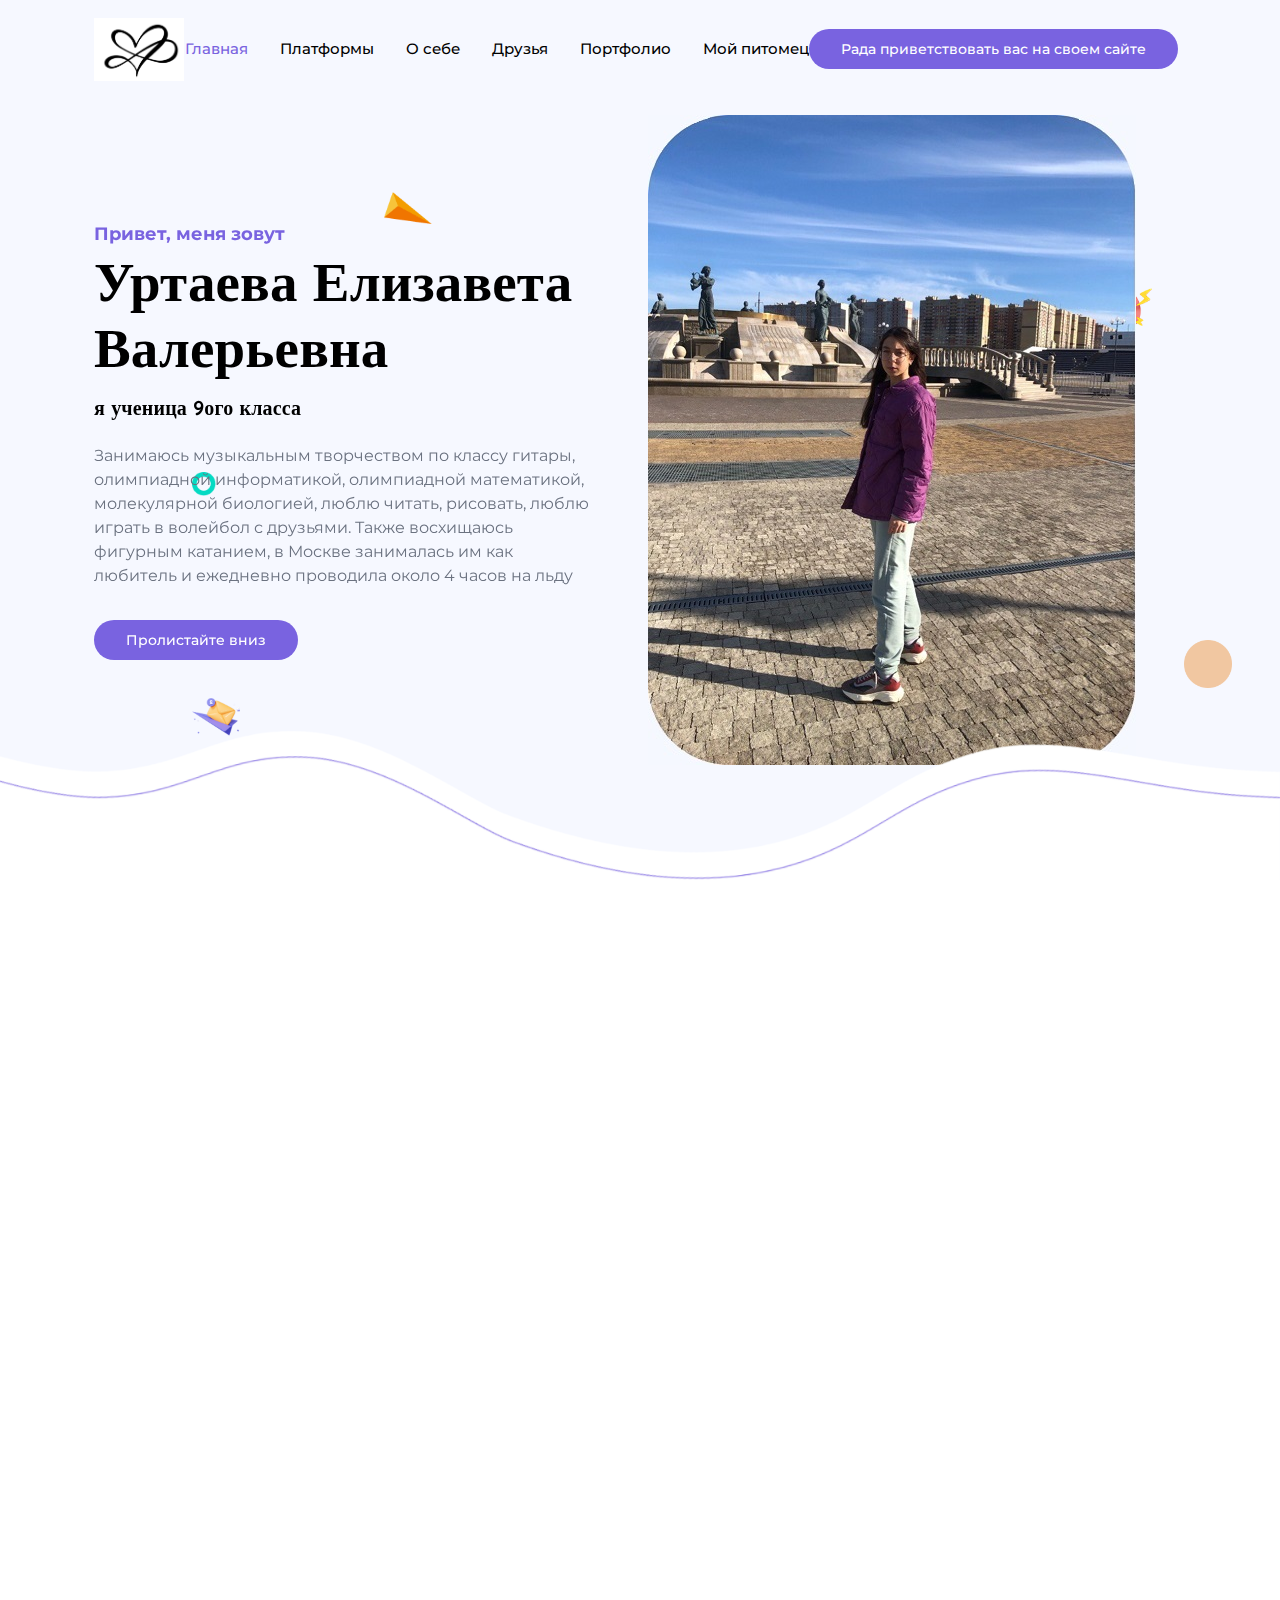
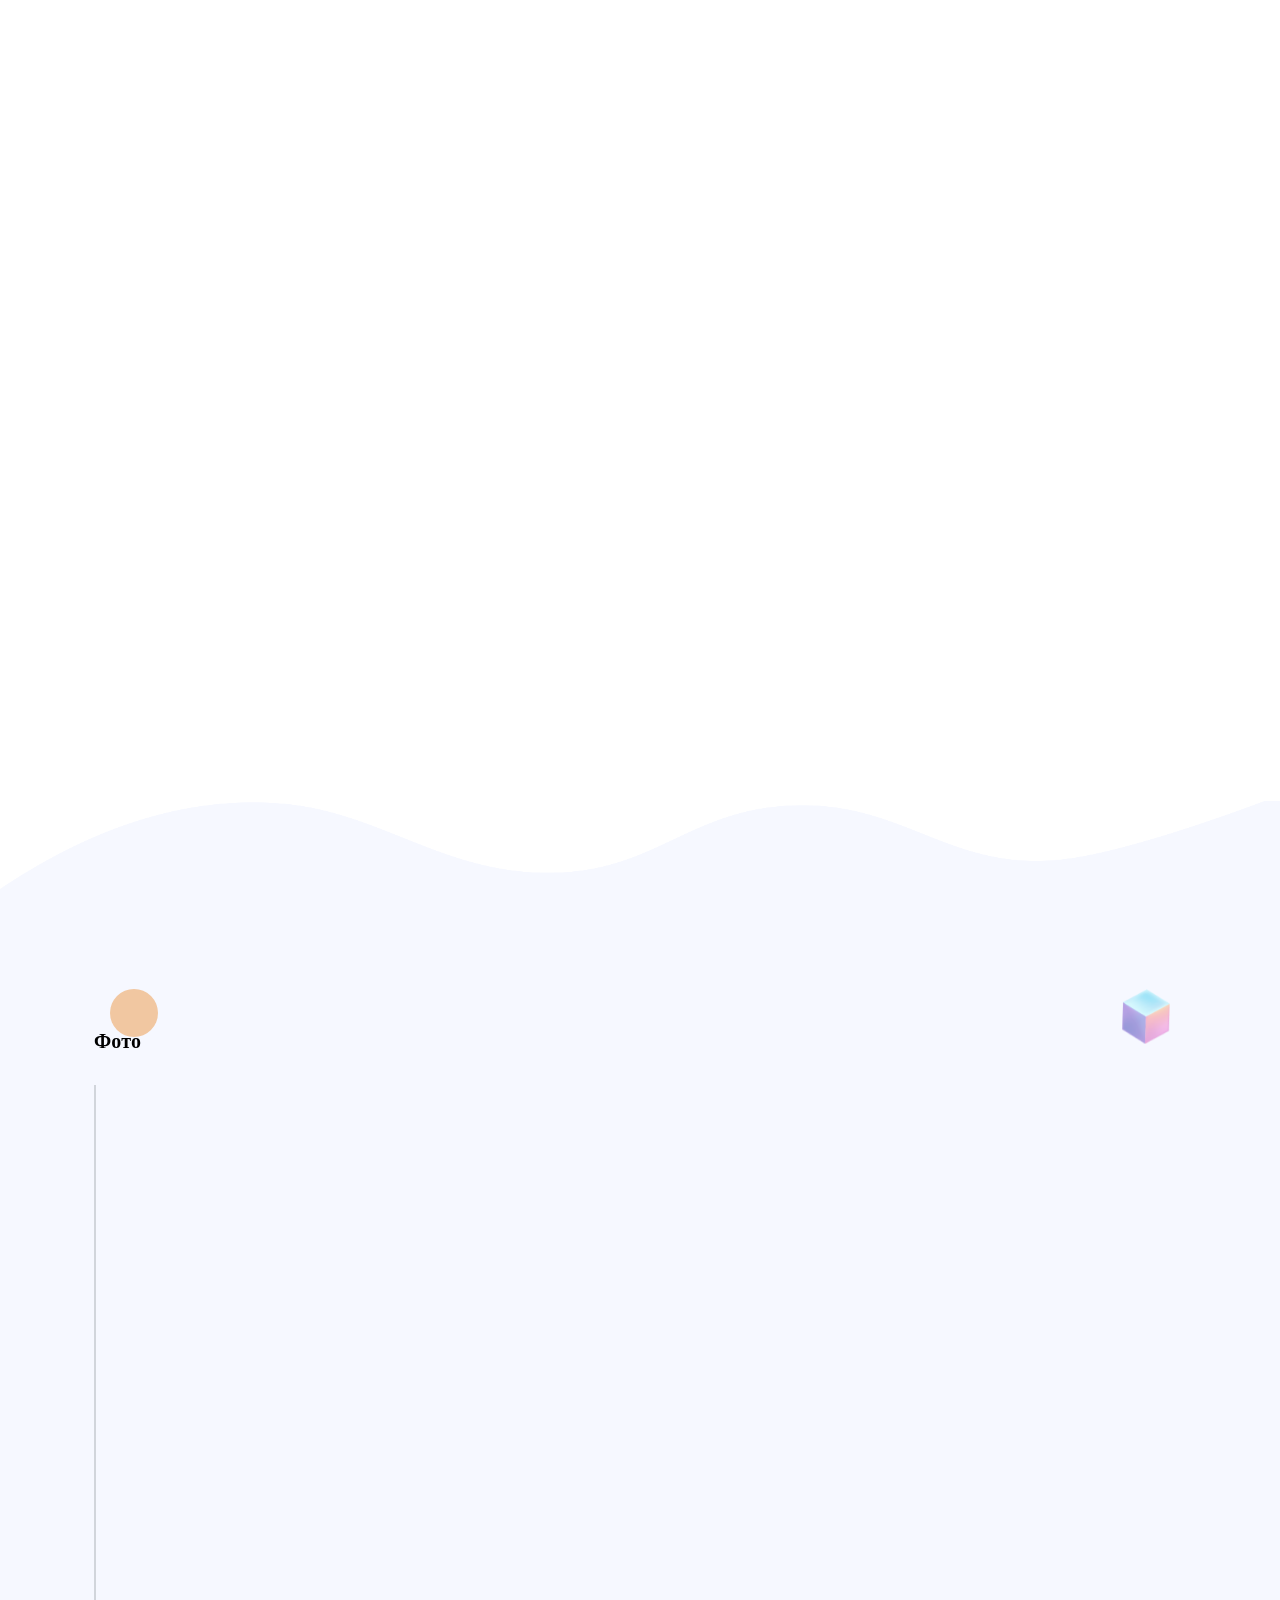
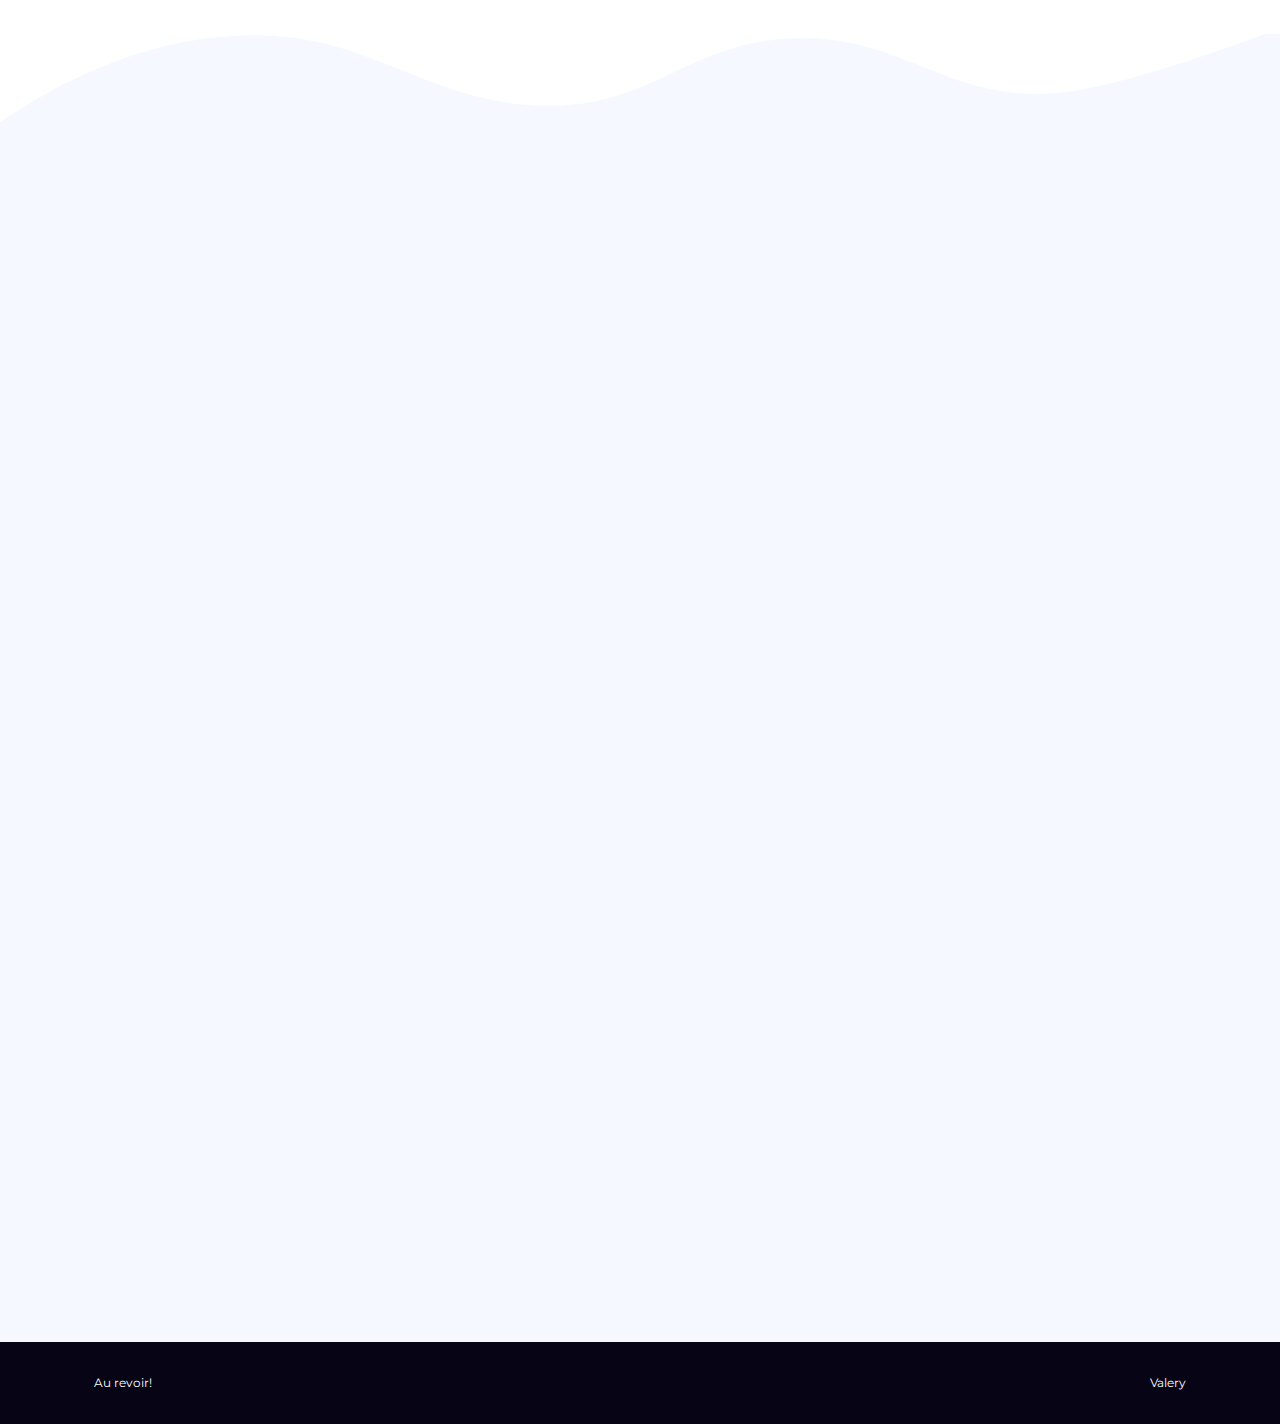
<file: borox-tailwind/index.html>
<!--========================================================= 
Item Name: Borox - Tailwind CSS Personal Portfolio Template.
Author: ashishmaraviya
Version: 1
Copyright 2023
============================================================-->
<!DOCTYPE html>
<html lang="ru">

<head>
    <meta charset="UTF-8">
    <title>Страничка Лизы</title>
    <meta name="viewport" content="width=device-width, initial-scale=1.0">

    <!-- site Favicon -->
    <link rel="icon" type="image/png" href="assets/img/favicon/favicon.png">

    <!-- css link -->
    <link rel="stylesheet" href="assets/font/css/all.min.css">
    <link rel="stylesheet" href="assets/css/aos.min.css">
    <link rel="stylesheet" href="assets/css/owl.carousel.min.css">
    <link rel="stylesheet" href="assets/css/jquery.fancybox.min.css">

    <!-- main style -->
    <link rel="stylesheet" href="assets/css/style.css">

</head>

<body class="overflow-x-hidden">
    <!-- Loader -->
    <div id="bx-overlay">
        <span class="loader"></span>
    </div>

    <!-- header -->
    <header class="bg-[#f6f8ff] w-full bx-static">
        <nav class="border-gray-200 py-2">
            <div
                class="flex flex-wrap justify-between items-center px-6 mx-auto 2xl:max-w-[1320px] xl:max-w-[1140px] lg:max-w-[960px] md:max-w-[720px] sm:max-w-[540px] max-[320px]:px-[12px]">
                <a href="index.html" class="flex items-center">
                    <img src="assets/img/сердечки/mil.jpg" class="w-[90px]" alt="сердечки">
                </a>
                <div class="flex items-center lg:order-2">
                    <button type="button"
                        class="text-white bg-[#7963e0] hover:bg-opacity-80 no-underline font-medium rounded-full text-sm px-8 py-2.5 mr-2 hidden 2xl:block xl:block lg:block">
                        Рада приветствовать вас на своем сайте</button>
                    <button data-collapse-toggle="mobile-menu" type="button" id="dropdown-toggle"
                        class="inline-flex items-center border p-2 text-lg text-gray-500 rounded-lg lg:hidden"
                        aria-controls="mobile-menu" aria-expanded="false">
                        <span class="sr-only">Open main menu</span>
                        <i class="fa-solid fa-bars"></i>
                    </button>
                </div>
                <div class="justify-between items-center w-full lg:flex lg:w-auto lg:order-1" id="mobile-menu">
                    <ul class="flex flex-col font-medium lg:flex-row lg:space-x-8 2xl:border-0 lg:border-0 border lg:mt-0 lg-mb-4 lg:p-[0] lg:border-none lg:rounded-[0] lg:text-[15px] mt-4 p-[15px] 2xl:mb-0 xl:mb-0 lg:mb-0 mb-2 border-[#eee] rounded-[30px] text-[13px]"
                        id="top-menu">
                        <li class="nav-item active">
                            <a href="#home" class="block py-2 pr-4 pl-3 text-[#000] lg:p-0">Главная</a>
                        </li>
						<li class="nav-item">
                            <a href="#plat" class="block py-2 pr-4 pl-3 text-[#000] lg:p-0">Платформы</a>
                        </li>
                        <li class="nav-item">
                            <a href="#about" class="block py-2 pr-4 pl-3 text-[#000] lg:p-0">О себе</a>
                        </li>
                        <li class="nav-item">
                            <a href="#experience" class="block py-2 pr-4 pl-3 text-[#000] lg:p-0">Друзья</a>
                        </li>
                        <li class="nav-item">
                            <a href="#portfolio" class="block py-2 pr-4 pl-3 text-[#000] lg:p-0">Портфолио</a>
                        </li>
                        <li class="nav-item">
                            <a href="#news" class="block py-2 pr-4 pl-3 text-[#000] lg:p-0">Мой питомец</a>
                        </li>
                        
                    </ul>
                </div>
            </div>
        </nav>
    </header>

    <!-- hero section -->
    <section id="home" class="section-hero bg-[#f6f8ff] relative">
        <img class="shape1 absolute w-12 left-48 bottom-36 parallax sm:block hidden" src="assets/img/shape/shape-1.png" alt="shape-1">
        <img class="shape2 absolute w-12 top-72 right-32 parallax top sm:block hidden" src="assets/img/shape/shape-2.png" alt="shape-2">
        <img class="shape3 absolute w-12 top-48	left-96 parallax left top sm:block hidden" src="assets/img/shape/shape-3.png"
            alt="shape-3">
        <img class="shape4 absolute w-6 bottom-96 left-48 parallax left sm:block hidden" src="assets/img/shape/shape-4.png"
            alt="shape-4">
        <img class="shape5 absolute w-12 bottom-48 right-12 parallax bottom sm:block hidden" src="assets/img/shape/shape-5.png"
            alt="shape-5">
        <div
            class="flex flex-wrap justify-between items-center mx-auto mx-auto 2xl:max-w-[1320px] xl:max-w-[1140px] lg:max-w-[960px] md:max-w-[720px] sm:max-w-[540px] py-[80px] px-4">
            <div class="w-full 2xl:h-[90vh] lg:h-[80vh] h-[70vh] max-[320px]:h-[50vh] flex items-center px-2 2xl:max-w-lg xl:max-w-lg lg:max-w-lg lg:w-1/2 lg:mx-0 md:max-w-lg md:w-1/2 md:mx-0 2xl:w-1/2 xl:w-1/2 sm:items-center"
                data-aos="fade-up" data-aos-duration="2000">
                <div class="text-center 2xl:text-left xl:text-left ">
                    <span class="text-[#7963e0] text-[18px] font-bold">Привет, меня зовут </span>
                    <h1
                        class="text-dark-800 2xl:text-[60px] xl:text-[55px] lg:text-[50px] md:text-[45px] text-[40px] font-bold">
                        Уртаева Елизавета Валерьевна</h1>
                    <h2 class="py-4 text-dark-800 text-[20px] font-bold">я ученица 9ого класса</h2>
                    <p class="pt-2 text-gray-500 text-base"> Занимаюсь музыкальным творчеством по классу гитары, олимпиадной информатикой, олимпиадной математикой,
					молекулярной биологией, люблю читать, рисовать, люблю играть в волейбол с друзьями. Также восхищаюсь фигурным катанием, в Москве занималась им как любитель и ежедневно проводила около 4 часов на льду</p>
                    <button type="button"
                        class="text-white mt-8 bg-[#7963e0] hover:bg-opacity-80 no-underline font-medium rounded-full text-sm px-8 py-2.5 mr-2 dark:bg-blue-600 dark:hover:bg-blue-700">
                        Пролистайте вниз</button>
                </div>
            </div>
            <div class="w-1/2 hidden px-2 2xl:block xl:block lg:block md:block z-10">
                <img src="assets/img/яяя/stav.jpg" alt="girl" class="max-h-full">
            </div>
        </div>
        <div class="relative">
            <img src="assets/img/shape/hero-shape.png" alt="hero-shape"
                class="absolute bottom-0 left-0 right-0 w-full z-10 bg-center bg-cover">
        </div>
    </section>

    <!-- service -->
    <section id="plat" class="2xl:py-[80px] py-[70px] bg-white relative">
        <div data-aos="fade-up" data-aos-duration="2000" data-aos-delay="300">
            <img src="assets/img/shape/shape-6.png" alt="shape" class="absolute w-12 h-12 top-28 right-40">
        </div>
        <div class="banner text-center mb-[30px] px-6" data-aos="fade-up" data-aos-duration="2000" data-aos-delay="300">
            <span class="text-[14px] text-[#777]">ЛУЧШИЕ ПЛАТФОРМЫ</span>
            <h2
                class="text-center mt-[5px] 2xl:text-[35px] xl:text-[33px] lg:text-[30px] md:text-[26px] sm:text-[24px] text-[22px] font-bold">
                Сайты, на которых можно изучить <span class="text-[#7963e0]">
                    Программирование</span></h2>
        </div>
        <div
            class="flex flex-wrap justify-between items-center mx-auto mx-auto 2xl:max-w-[1320px] xl:max-w-[1140px] lg:max-w-[960px] md:max-w-[720px] sm:max-w-[540px] max-[320px]:px-[12px] px-6">
            <div class="grid lg:grid-cols-3 md:grid-cols-1 gap-[30px]">
                <div class="transition-all rounded flex justify-start items-start" data-aos="fade-up"
                    data-aos-duration="2000" data-aos-delay="300">
                    <div class="pr-6 border-r border-[#7963e0] max-[480px]:hidden">
                        <h6 class="2xl:text-[50px] lg:text-[40px] text-[35px] font-bold text-[#7963e0] 2xl:w-[60px] xl:w-[60px] lg:w-[50px] w-[40px] opacity-50">01</h6>
                    </div>
                    <div class="pl-6 border-l">
                        <div class="flex">
                            <img src="assets/img/сердечки/codeforces.jpg" alt="codeforces">
                        </div>
                        <h4 class="text-[20px] pt-6 font-bold">Codeforces</h4>
                        <p class="pt-2 text-[#777] text-[15px] leading-[28px]">Это сайт для олимпиадников, тут можно посмотреть видео, которые обучают многим интересным и важным темам,
						также можешь порешать задачи на определнные темы и с нужным тебе рейтингом по сложности. Также на данной платформе проходят соревнования разной сложности (divisions: 1, 2, 3, 4) - за них тебе начисляются баллы к рейтингу. Это 
						очень интересный сайт для изучения олимпиадной информатики.</p>
                    </div>
                </div>
                <div class="transition-all rounded flex justify-start items-start" data-aos="fade-up"
                    data-aos-duration="2000" data-aos-delay="300">
                    <div class="pr-6 border-r border-[#7963e0] max-[480px]:hidden">
                        <h6 class="2xl:text-[50px] lg:text-[40px] text-[35px] font-bold text-[#7963e0] 2xl:w-[60px] xl:w-[60px] lg:w-[50px] w-[40px] opacity-50">02</h6>
                    </div>
                    <div class="pl-6 border-l">
                        <div class="flex">
                            <img src="assets/img/сердечки/informatics.jpg" alt="infor">
                        </div>
                        <h4 class="text-[20px] pt-6 font-bold">Informatics</h4>
                        <p class="pt-2 text-[#777] text-[15px] leading-[28px]">На этом сайте можно познакомиться с базовыми темами и алгоритмами, функциями, на сервере проходят разные соревнования, там много математических задач и иногда говорится о некоторых принципах.</p>
                    </div>
                </div>
                <div class="transition-all rounded flex justify-start items-start" data-aos="fade-up"
                    data-aos-duration="2000" data-aos-delay="300">
                    <div class="pr-6 border-r border-[#7963e0] max-[480px]:hidden">
                        <h6 class="2xl:text-[50px] lg:text-[40px] text-[35px] font-bold text-[#7963e0] 2xl:w-[60px] xl:w-[60px] lg:w-[50px] w-[40px] opacity-50">03</h6>
                    </div>
                    <div class="pl-6 border-l">
                        <div class="flex">
                            <img src="assets/img/сердечки/yandex.jpg" alt="yandex">
                        </div>
                        <h4 class="text-[20px] pt-6 font-bold">Yandex</h4>
                        <p class="pt-2 text-[#777] text-[15px] leading-[28px]">Здесь можно изучить python, go, научиться фронтенд-разработке,
						промышленному программированию, машинному обучению, веб-разработке на django, разработке игр, анализу данных, познакомиться с различными проектами.</p>
                    </div>
                </div>
            </div>
        </div>
        <div class="2xl:border-b 2xl:pt-24 lg:border-b lg:pt-12 pt-0 flex flex-wrap justify-between items-center mx-auto 2xl:max-w-[1320px] xl:max-w-[1140px] lg:max-w-[960px] md:max-w-[720px] sm:max-w-[540px] px-6"
            data-aos="fade-up" data-aos-duration="2000" data-aos-delay="300"></div>
    </section>

    <!-- about -->
    <section id="about" class="bg-white 2xl:pb-[80px] pb-[70px]">
        <div
            class="flex flex-wrap justify-between items-center mx-auto mx-auto 2xl:max-w-[1320px] xl:max-w-[1140px] lg:max-w-[960px] md:max-w-[720px] sm:max-w-[540px] max-[320px]:px-[12px]">
            <div class="grid lg:grid-cols-2 grid-cols-1 gap-[30px] px-6 max-[320px]:px-[0px]">
                <div class="transition-all relative" data-aos="fade-up" data-aos-duration="2000" data-aos-delay="300">
                    <img src="assets/img/shape/shape-6.png" alt="shape-6" class="absolute w-12 top-2.5 left-2.5">
                    <img src="assets/img/яяя/okrug.jpg" alt="about-img-1" class="w-full rounded-lg">
                    <img src="assets/img/shape/shape-7.png" alt="shape-7" class="absolute w-12 bottom-5 right-2.5">
                </div>
                <div class="transition-all" data-aos="fade-up" data-aos-duration="2000" data-aos-delay="300">
                    <div class="banner mb-[30px]">
                        <span class="text-[14px] text-[#777]">О СЕБЕ</span>
                        <h2
                            class="mt-[5px] 2xl:text-[35px] xl:text-[33px] lg:text-[30px] md:text-[26px] sm:text-[24px] text-[22px] font-bold">
                            Я очень люблю <span class="text-[#7963e0]">томатный сок</span></h2>
                    </div>
                    <p class="text-[16px] text-[#777] mb-[30px]">Я увлекаюсь бисероплетением:  делаю кольца, серьги, подвески, разные фигурки.
					Начала заниматься этим около 3 лет назад, но, к сожалению,
					мне пришлось взять перерыв из-за ухудшения зрения.</p>
                    <div class="border p-[24px] rounded-lg">
                        <div class="box-border flex justify-between max-[400px]:block">
                            <div class="left">
                                <div class="name">
                                    <span class="text-[16px] leading-[28px] font-bold">Полное имя :</span><br>
                                    <span class="detail text-[14px] leading-[28px] text-[#777]">Уртаева Елизавета Валерьевна </span>
                                </div>
                                <div class="age pt-[20px]">
                                    <span class="text-[16px] leading-[28px] font-bold">Возраст :</span><br>
                                    <span class="detail text-[14px] leading-[28px] text-[#777]">14 лет</span>
                                </div>
                            </div>
                            <div class="right">
                                <div class="ph">
                                    <span class="text-[16px] leading-[28px] font-bold">Номер телефона :</span><br>
                                    <span class="detail text-[14px] leading-[28px] text-[#777]">+7 (926) 000-02-75</span>
                                </div>
                                <div class="email pt-[20px]">
                                    <span class="text-[16px] leading-[28px] font-bold">Электронная почта :</span><br>
                                    <span
                                        class="detail text-[14px] leading-[28px] text-[#777]">qu_een_li@icloud.com</span>
                                </div>
                            </div>
                        </div>
                        <div class="bottom pt-[20px]">
                            <span class="text-[16px] leading-[28px] font-bold">Адрес :</span>
                            <span class="detail text-[14px] leading-[28px] text-[#777]">Владикавказ, РСО-Алания,
                                Россия</span>
                        </div>
                    </div>
                </div>
            </div>
        </div>
    </section>

    <!-- Experience and Education -->
    <section id="experience" class="section-experience bg-[#f6f8ff] relative">
        <div class="relative pt-[60px]">
            <img src="assets/img/shape/bg-shape.png" alt="bg-shape"
                class="absolute top-0 left-0 right-0 w-full bg-center bg-cover">
        </div>
        <div class="2xl:pb-[80px] pb-[70px] 2xl:pt-[80px] md:pt-[70px] pt-[20px]">
            <div class="banner text-center mb-[30px]" data-aos="fade-up" data-aos-duration="2000" data-aos-delay="300">
                <span class="text-[14px] text-[#777]">Друзья</span>
                <h2
                    class="text-center mt-[5px] 2xl:text-[35px] xl:text-[33px] lg:text-[30px] md:text-[26px] sm:text-[24px] text-[22px] font-bold">
                    Мои <span class="text-[#7963e0]"> ДРУЗЬЯ</span></h2>
            </div>
            <div
                class="flex flex-wrap justify-between items-center mx-auto mx-auto 2xl:max-w-[1320px] xl:max-w-[1140px] lg:max-w-[960px] md:max-w-[720px] sm:max-w-[540px] max-[320px]:px-[12px] px-6 relative">
                <img src="assets/img/shape/shape-8.png" alt="shape-8" class="absolute w-12 -top-10 right-10">
                <div class="absolute -top-10 left-10 h-12 w-12 bg-[#f1c7a1] rounded-full"></div>
                <div class="grid lg:grid-cols-2 grid-cols-1 gap-[30px]">
                    <div class="transition-all justify-start items-start">
                        <h2 class="text-[20px] font-bold leading-[24px]">Фото</h2>
                        <div class="border-l-2 border-gray-300 pl-6">
                            <div class="p-[150px] bg-white rounded-3xl mt-8 relative" data-aos="fade-up"
                                data-aos-duration="2000" data-aos-delay="400">
                                <div class="absolute top-0 bottom-0 -left-6 w-4">
                                    <span
                                        class="w-4 h-4 border-2 border-[#7963e0] rounded-full block bg-[#f6f8ff] absolute top-40 -left-2.5"></span>
                                    <span
                                        class="w-5 border border-[#7963e0] block bg-[#f6f8ff] absolute top-40 my-1.5 left-1.5"></span>
                                </div>
                                <span class="text-[#777] text-[12px] font-medium">.</span>
                                <h4 class="text-[16px] leading-[22px] font-semibold mt-[15px] mb-[6px] text-[#7963e0]">
                                    <img src="assets/img/друзья/alintrius.jpg" alt="alina" class="absolute w-50 top-5 left-5 rounded-3xl"> </h4>
                             
                            </div>
                            <div class="p-[180px] bg-white rounded-3xl mt-8 relative" data-aos="fade-up"
                                data-aos-duration="2000" data-aos-delay="600">
                                <div class="absolute top-0 bottom-0 -left-6 w-4">
                                    <span
                                        class="w-4 h-4 border-2 border-[#7963e0] rounded-full block bg-[#f6f8ff] absolute top-40 -left-2.5"></span>
                                    <span
                                        class="w-5 border border-[#7963e0] block bg-[#f6f8ff] absolute top-40 my-1.5 left-1.5"></span>
                                </div>
                                <span class="text-[#777] text-[12px] font-medium">.</span>
                                <h4 class="text-[16px] leading-[22px] font-semibold mt-[15px] mb-[6px] text-[#7963e0]">
                                    <img src="assets/img/друзья/abuba.jpg" alt="abi" class="absolute w-50 top-4 left-5 rounded-3xl"> </h4>
                                
                            </div>
                            <div class="p-[173px] bg-white rounded-3xl mt-8 relative" data-aos="fade-up"
                                data-aos-duration="2000" data-aos-delay="800">
                                <div class="absolute top-0 bottom-0 -left-6 w-4">
                                    <span
                                        class="w-4 h-4 border-2 border-[#7963e0] rounded-full block bg-[#f6f8ff] absolute top-40 -left-2.5"></span>
                                    <span
                                        class="w-5 border border-[#7963e0] block bg-[#f6f8ff] absolute top-40 my-1.5 left-1.5"></span>
                                </div>
                                <span class="text-[#777] text-[12px] font-medium">.</span>
                                <h4 class="text-[16px] leading-[22px] font-semibold mt-[15px] mb-[6px] text-[#7963e0]">
                                    <img src="assets/img/друзья/fatia.jpg" alt="fat" class="absolute w-50 top-4 left-5 rounded-3xl"> </h4>
                                
                            </div>
                        </div>
                    </div>
                    <div class="transition-all 2xl:mt-0 lg:mt-0 xl:mt-0 mt-[15px] justify-start items-start" data-aos="fade-up" data-aos-duration="2000"
                        data-aos-delay="300">
                        <h2 class="text-[20px] font-bold leading-[24px]">Личность</h2>
                        <div class="border-l-2 border-gray-300 pl-6">
                            <div class="p-[21px] bg-white rounded-3xl mt-8 relative" data-aos="fade-up"
                                data-aos-duration="2000" data-aos-delay="400">
                                <div class="absolute top-0 bottom-0 -left-6 w-4">
                                    <span
                                        class="w-4 h-4 border-2 border-[#7963e0] rounded-full block bg-[#f6f8ff] absolute top-40 -left-2.5"></span>
                                    <span
                                        class="w-5 border border-[#7963e0] block bg-[#f6f8ff] absolute top-40 my-1.5 left-1.5"></span>
                                </div>
                                
                                <h4 class="text-[16px] leading-[22px] font-semibold mt-[15px] mb-[6px] text-[#7963e0]">
                                    Алинтриус
                                    <span class="ml-[15px] text-[#999] text-[14px]">- 14 лет</span>
                                </h4>
                                <p class="text-[13px] text-[#777] mb-0 leading-[28px]">Мы познакомились с ней, как только я пришла в физмат, наша дружба длится уже 1,5 года (а я тут меньше 2 лет живу).
								Мы болтаем обо всем, а еще любим поговорить на уроках. Алина тоже занимается программированием, только в кванториуме, у нее даже есть своя команда по проектам (это большой опыт). 
								Она занималась тхэквондо и умеет подтягиваться около 13-15 раз). Кстати, она отлично катается на коньках (я узнала, что в Осетии много людей не умеют кататься, либо катались совсем немного). Мы не участвуем друг без друга в каких-то школьных мероприятиях или флешмобах, у нас такое мышление: если ты идешь, я тоже иду, если ты не пойдешь, тогда и я не пойду))</p>
                            </div>
                            <div class="p-[36px] bg-white rounded-3xl mt-8 relative" data-aos="fade-up"
                                data-aos-duration="2000" data-aos-delay="600">
                                <div class="absolute top-0 bottom-0 -left-6 w-4">
                                    <span
                                        class="w-4 h-4 border-2 border-[#7963e0] rounded-full block bg-[#f6f8ff] absolute top-40 -left-2.5"></span>
                                    <span
                                        class="w-5 border border-[#7963e0] block bg-[#f6f8ff] absolute top-40 my-1.5 left-1.5"></span>
                                </div>
                             
                                <h4 class="text-[16px] leading-[22px] font-semibold mt-[15px] mb-[6px] text-[#7963e0]">
                                    Абуба <span class="ml-[15px] text-[#999] text-[14px]">- 15 лет</span></h4>
                                <p class="text-[13px] text-[#777] mb-0 leading-[28px]">Мы подружились с ним сразу, как я поступила в свою школу, он очень хороший друг. Вообще он шахматист, отлично знает физику,
								и хорош в математике. На занятия олимп. математикой подтолкнул меня именно он. Еще Аби всегда помогал и помогает мне с физикой, недавно нам сказали пройти курсы ЗФТШ по точным наукам,
								обязательными были математика и физика, и он объяснил мне как решать каждую из задач. А еще был случай, мы пришли на экзамен по физике (вроде бы 30 мая), а я не знала оптику (т. к. много пропускала школу по уваж. причине), 
								а он мне рассказал даже то, чего не было в учебнике и дал основные формулы. Кстати, он водит машину и байк, очень даже хорошо водит, я жду, когда он сможет меня прокатить) </p>
                            </div>
                            <div class="p-[47px] bg-white rounded-3xl mt-8 relative" data-aos="fade-up"
                                data-aos-duration="2000" data-aos-delay="800">
                                <div class="absolute top-0 bottom-0 -left-6 w-4">
                                    <span
                                        class="w-4 h-4 border-2 border-[#7963e0] rounded-full block bg-[#f6f8ff] absolute top-28 -left-2.5"></span>
                                    <span
                                        class="w-5 border border-[#7963e0] block bg-[#f6f8ff] absolute top-28 my-1.5 left-1.5"></span>
                                </div>
                                
                                <h4 class="text-[16px] leading-[22px] font-semibold mt-[15px] mb-[6px] text-[#7963e0]">
                                    Фатя <span class="ml-[15px] text-[#999] text-[14px]">- 17 лет</span></h4>
                                <p class="text-[13px] text-[#777] mb-0 leading-[28px]">Мы с Фатей дружим около 6 месяцев, она переходит в 11 класс. Мы часто с ней гуляем, и эти прогулки бывают очень веселыми, а еще играем у нее дома в мортал комбо на playstation6. 
								Она очень любит кофе, помню мы просидели с ней в кофейне около часа. Еще она очень милая. Как-то раз пришли с ней делать валентинки и это было очень забавно. Фатя любит кататься на велике, еще у нее есть бассейн, мы хотим его почистить, наполнить и после купаться. А еще она очень смелая,
								буквально не боится подойти к любому незнакомому человеку и пообщаться с ним))</p>
                            </div>
                        </div>
                    </div>
                </div>
            </div>
        </div>
    </section>

    <!-- Portfolio -->
    <section id="portfolio" class="section-Portfolio 2xl:py-[80px] py-[70px]">
        <div class="banner text-center mb-[30px]" data-aos="fade-up" data-aos-duration="2000" data-aos-delay="300">
            <span class="text-[14px] text-[#777]">ПОРТФОЛИО</span>
            <h2
                class="text-center mt-[5px] 2xl:text-[35px] xl:text-[33px] lg:text-[30px] md:text-[26px] sm:text-[24px] text-[22px] font-bold">
                Мое <span class="text-[#7963e0]"> ПОРТФОЛИО</span></h2>
        </div>
        <div
            class="flex flex-wrap justify-between items-center mx-auto mx-auto 2xl:max-w-[1320px] xl:max-w-[1140px] lg:max-w-[960px] md:max-w-[720px] sm:max-w-[540px] max-[320px]:px-[12px] px-6">
            <div class="m-b-minus-24px w-full">
                <div class="portfolio-content" id="MixItUpDA2FB7" data-aos="fade-up" data-aos-duration="2000"
                    data-aos-delay="600">
                    <div class="portfolio-tabs mb-[30px]">
                        <ul
                            class="2xl:flex xl:flex md:flex sm:block place-content-center text-center">
                            <li class="text-[14px] text-[#17181c] 2xl:mx-[10px] sm:mx-[0px] px-[10px] leading-[11px] font-semibold hover:text-[#7963e0] cursor-pointer inline-block active"
                                data-filter="all">
                                ВСЕ</li>
                            <li class="text-[14px] text-[#17181c] 2xl:mx-[10px] sm:mx-[0px] px-[10px] leading-[11px] font-semibold hover:text-[#7963e0] cursor-pointer inline-block"
                                data-filter=".matematics">МАТЕМАТИКА</li>
                            <li class="text-[14px] text-[#17181c] 2xl:mx-[10px] sm:mx-[0px] px-[10px] leading-[11px] font-semibold hover:text-[#7963e0] cursor-pointer inline-block"
                                data-filter=".informatics">ИНФОРМАТИКА</li>
                            <li class="text-[14px] text-[#17181c] 2xl:mx-[10px] sm:mx-[0px] px-[10px] leading-[11px] font-semibold hover:text-[#7963e0] cursor-pointer inline-block"
                                data-filter=".literatura_rus">ЛИТЕРАТУРА и РУССКИЙ</li>
                            <li class="text-[14px] text-[#17181c] 2xl:mx-[10px] sm:mx-[0px] px-[10px] leading-[11px] font-semibold hover:text-[#7963e0] cursor-pointer inline-block"
                                data-filter=".music">МУЗЫКА</li>
                        </ul>
                    </div>
                    <div class="portfolio-content-items">
                        <div class="grid lg:grid-cols-3 sm:grid-cols-2 grid-cols-1 gap-[30px]">
                            <div class="mix matematics">
                                <div class="portfolio-img truncate rounded-2xl relative">
                                    <img src="assets/img/достижения/priser_region.jpg" alt="region"
                                        class="w-full transform hover:bg-blue-600 transition duration-500 hover:-rotate-12 hover:scale-125">
                                    <h3 class="top-contain absolute top-[15px] right-[15px]">
                                        <span
                                            class="bg-black rounded-full text-white font-normal text-[12px] px-2 py-1">Математика</span>
                                    </h3>
                                    <div class="bottom-contain absolute bottom-4 left-4 right-4">
                                        <div
                                            class="overlay-info px-4 py-2 bg-black bg-opacity-60 rounded-xl grid grid-cols-2 gap-[30px] place-content-between">
                                            <a href="#" class="text-white text-sm flex items-center">Призер рег. этапа
											 ВсОШ по математике</a>
                                            <a href="assets/img/достижения/priser_region.jpg" data-fancybox="gallery"
                                                class="text-white text-sm grid justify-items-end">
                                                <p class="hidden">.</p>
                                                <span
                                                    class="bg-[#7963e0] h-8 w-8 flex justify-center items-center rounded-md">
                                                    <i class="fa-solid fa-arrow-right"></i>
                                                </span>
                                            </a>
                                        </div>
                                    </div>
                                </div>
                            </div>
                            <div class="mix informatics">
                                <div class="portfolio-img truncate rounded-2xl relative">
                                    <img src="assets/img/достижения/turnir_archimeda_2024.jpg" alt="arkhimed"
                                        class="w-full transform hover:bg-blue-600 transition duration-500 hover:-rotate-12 hover:scale-125">
                                    <h3 class="top-contain absolute top-[15px] right-[15px]">
                                        <span
                                            class="bg-black rounded-full font-normal text-white text-[12px] px-2 py-1">Информатика</span>
                                    </h3>
                                    <div class="bottom-contain absolute bottom-4 left-4 right-4">
                                        <div
                                            class="overlay-info px-4 py-2 bg-black bg-opacity-60 rounded-xl grid grid-cols-2 gap-[30px] place-content-between">
                                            <a href="#" class="text-white text-sm flex items-center">Турнир Архимеда 2024 - призеры</a>
                                            <a href="assets/img/достижения/turnir_archimeda_2024.jpg" data-fancybox="gallery"
                                                class="text-white text-sm grid justify-items-end">
                                                <p class="hidden">.</p>
                                                <span
                                                    class="bg-[#7963e0] h-8 w-8 flex justify-center items-center rounded-md">
                                                    <i class="fa-solid fa-arrow-right"></i>
                                                </span>
                                            </a>
                                        </div>
                                    </div>
                                </div>
                            </div>
                            <div class="mix literatura_rus">
                                <div class="portfolio-img truncate rounded-2xl relative">
                                    <img src="assets/img/достижения/zhiv_classika_2023.jpg" alt="жив_кл_23"
                                        class="w-full transform hover:bg-blue-600 transition duration-500 hover:-rotate-12 hover:scale-125">
                                    <h3 class="top-contain absolute top-[15px] right-[15px]">
                                        <span
                                            class="bg-black rounded-full font-normal text-white text-[12px] px-2 py-1">Поэзия</span>
                                    </h3>
                                    <div class="bottom-contain absolute bottom-4 left-4 right-4">
                                        <div
                                            class="overlay-info px-4 py-2 bg-black bg-opacity-60 rounded-xl grid grid-cols-2 gap-[30px] place-content-between">
                                            <a href="#" class="text-white text-sm flex items-center">Живая классика 2023 - призер</a>
                                            <a href="assets/img/достижения/zhiv_classika_2023.jpg" data-fancybox="gallery"
                                                class="text-white text-sm grid justify-items-end">
                                                <p class="hidden">.</p>
                                                <span
                                                    class="bg-[#7963e0] h-8 w-8 flex justify-center items-center rounded-md">
                                                    <i class="fa-solid fa-arrow-right"></i>
                                                </span>
                                            </a>
                                        </div>
                                    </div>
                                </div>
                            </div>
                            <div class="mix literatura_rus">
                                <div class="portfolio-img truncate rounded-2xl relative">
                                    <img src="assets/img/достижения/zhiv_classika_2024.jpg" alt="жив_кл_24"
                                        class="w-full transform hover:bg-blue-600 transition duration-500 hover:-rotate-12 hover:scale-125">
                                    <h3 class="top-contain absolute top-[15px] right-[15px]">
                                        <span
                                            class="bg-black rounded-full font-normal text-white text-[12px] px-2 py-1">Поэзия</span>
                                    </h3>
                                    <div class="bottom-contain absolute bottom-4 left-4 right-4">
                                        <div
                                            class="overlay-info px-4 py-2 bg-black bg-opacity-60 rounded-xl grid grid-cols-2 gap-[30px] place-content-between">
                                            <a href="#" class="text-white text-sm flex items-center">Живая классика 2024 - призер</a>
                                            <a href="assets/img/достижения/zhiv_classika_2024.jpg" data-fancybox="gallery"
                                                class="text-white text-sm grid justify-items-end">
                                                <p class="hidden">.</p>
                                                <span
                                                    class="bg-[#7963e0] h-8 w-8 flex justify-center items-center rounded-md">
                                                    <i class="fa-solid fa-arrow-right"></i>
                                                </span>
                                            </a>
                                        </div>
                                    </div>
                                </div>
                            </div>
							<div class="mix matematics">
                                <div class="portfolio-img truncate rounded-2xl relative">
                                    <img src="assets/img/достижения/olimp_abaeva.jpg" alt="abaev"
                                        class="w-full transform hover:bg-blue-600 transition duration-500 hover:-rotate-12 hover:scale-125">
                                    <h3 class="top-contain absolute top-[15px] right-[15px]">
                                        <span
                                            class="bg-black rounded-full font-normal text-white text-[12px] px-2 py-1">Математика</span>
                                    </h3>
                                    <div class="bottom-contain absolute bottom-4 left-4 right-4">
                                        <div
                                            class="overlay-info px-4 py-2 bg-black bg-opacity-60 rounded-xl grid grid-cols-2 gap-[30px] place-content-between">
                                            <a href="#" class="text-white text-sm flex items-center">Олимпиада Абаева 2023 грамота</a>
                                            <a href="assets/img/достижения/olimp_abaeva.jpg" data-fancybox="gallery"
                                                class="text-white text-sm grid justify-items-end">
                                                <p class="hidden">.</p>
                                                <span
                                                    class="bg-[#7963e0] h-8 w-8 flex justify-center items-center rounded-md">
                                                    <i class="fa-solid fa-arrow-right"></i>
                                                </span>
                                            </a>
                                        </div>
                                    </div>
                                </div>
                            </div>
                            <div class="mix literatura_rus">
                                <div class="portfolio-img truncate rounded-2xl relative">
                                    <img src="assets/img/достижения/zvezda.jpg" alt="zvezda"
                                        class="w-full transform hover:bg-blue-600 transition duration-500 hover:-rotate-12 hover:scale-125">
                                    <h3 class="top-contain absolute top-[15px] right-[15px]">
                                        <span
                                            class="bg-black rounded-full font-normal text-white text-[12px] px-2 py-1">Русский язык</span>
                                        
                                    </h3>
                                    <div class="bottom-contain absolute bottom-4 left-4 right-4">
                                        <div
                                            class="overlay-info px-4 py-2 bg-black bg-opacity-60 rounded-xl grid grid-cols-2 gap-[30px] place-content-between">
                                            <a href="#" class="text-white text-sm flex items-center">Олимпиада Звезда - призер по рус. яз.</a>
                                            <a href="assets/img/достижения/zvezda.jpg" data-fancybox="gallery"
                                                class="text-white text-sm grid justify-items-end">
                                                <p class="hidden">.</p>
                                                <span
                                                    class="bg-[#7963e0] h-8 w-8 flex justify-center items-center rounded-md">
                                                    <i class="fa-solid fa-arrow-right"></i>
                                                </span>
                                            </a>
                                        </div>
                                    </div>
                                </div>
                            </div>
                            <div class="mix informatics">
                                <div class="portfolio-img truncate rounded-2xl relative">
                                    <img src="assets/img/достижения/infa_school.jpg" alt="inf_school_etap"
                                        class="w-full transform hover:bg-blue-600 transition duration-500 hover:-rotate-12 hover:scale-125">
                                    <h3 class="top-contain absolute top-[15px] right-[15px]">
                                        <span
                                            class="bg-black rounded-full font-normal text-white text-[12px] px-2 py-1">Информатика</span>
                                        
                                    </h3>
                                    <div class="bottom-contain absolute bottom-4 left-4 right-4">
                                        <div
                                            class="overlay-info px-4 py-2 bg-black bg-opacity-60 rounded-xl grid grid-cols-2 gap-[30px] place-content-between">
                                            <a href="#" class="text-white text-sm flex items-center">Победитель шк. этап ВсОШ по информат.</a>
                                            <a href="assets/img/достижения/infa_school.jpg" data-fancybox="gallery"
                                                class="text-white text-sm grid justify-items-end">
                                                <p class="hidden">.</p>
                                                <span
                                                    class="bg-[#7963e0] h-8 w-8 flex justify-center items-center rounded-md">
                                                    <i class="fa-solid fa-arrow-right"></i>
                                                </span>
                                            </a>
                                        </div>
                                    </div>
                                </div>
                            </div>
							<div class="mix music">
                                <div class="portfolio-img truncate rounded-2xl relative">
                                    <img src="assets/img/достижения/mus_cghool_1class.jpg" alt="муз_шк_1кл"
                                        class="w-full transform hover:bg-blue-600 transition duration-500 hover:-rotate-12 hover:scale-125">
                                    <h3 class="top-contain absolute top-[15px] right-[15px]">
                                        <span
                                            class="bg-black rounded-full font-normal text-white text-[12px] px-2 py-1">Музыка</span>
                                        
                                    </h3>
                                    <div class="bottom-contain absolute bottom-4 left-4 right-4">
                                        <div
                                            class="overlay-info px-4 py-2 bg-black bg-opacity-60 rounded-xl grid grid-cols-2 gap-[30px] place-content-between">
                                            <a href="#" class="text-white text-sm flex items-center">Похвальный лист за отл. успехи - 1 кл.</a>
                                            <a href="assets/img/достижения/mus_cghool_1class.jpg" data-fancybox="gallery"
                                                class="text-white text-sm grid justify-items-end">
                                                <p class="hidden">.</p>
                                                <span
                                                    class="bg-[#7963e0] h-8 w-8 flex justify-center items-center rounded-md">
                                                    <i class="fa-solid fa-arrow-right"></i>
                                                </span>
                                            </a>
                                        </div>
                                    </div>
                                </div>
                            </div>
							<div class="mix literatura_rus">
                                <div class="portfolio-img truncate rounded-2xl relative">
                                    <img src="assets/img/достижения/konkurs_basen.jpg" alt="kon_basen"
                                        class="w-full transform hover:bg-blue-600 transition duration-500 hover:-rotate-12 hover:scale-125">
                                    <h3 class="top-contain absolute top-[15px] right-[15px]">
                                        <span
                                            class="bg-black rounded-full font-normal text-white text-[12px] px-2 py-1">Поэзия</span>
                                        
                                    </h3>
                                    <div class="bottom-contain absolute bottom-4 left-4 right-4">
                                        <div
                                            class="overlay-info px-4 py-2 bg-black bg-opacity-60 rounded-xl grid grid-cols-2 gap-[30px] place-content-between">
                                            <a href="#" class="text-white text-sm flex items-center">Призер конкурса чтецов басен 2024</a>
                                            <a href="assets/img/достижения/konkurs_basen.jpg" data-fancybox="gallery"
                                                class="text-white text-sm grid justify-items-end">
                                                <p class="hidden">.</p>
                                                <span
                                                    class="bg-[#7963e0] h-8 w-8 flex justify-center items-center rounded-md">
                                                    <i class="fa-solid fa-arrow-right"></i>
                                                </span>
                                            </a>
                                        </div>
                                    </div>
                                </div>
                            </div>
							<div class="mix matematics">
                                <div class="portfolio-img truncate rounded-2xl relative">
                                    <img src="assets/img/достижения/6klass_municipal.jpg" alt="муниц_6кл"
                                        class="w-full transform hover:bg-blue-600 transition duration-500 hover:-rotate-12 hover:scale-125">
                                    <h3 class="top-contain absolute top-[15px] right-[15px]">
                                        <span
                                            class="bg-black rounded-full font-normal text-white text-[12px] px-2 py-1">Математика</span>
                                        
                                    </h3>
                                    <div class="bottom-contain absolute bottom-4 left-4 right-4">
                                        <div
                                            class="overlay-info px-4 py-2 bg-black bg-opacity-60 rounded-xl grid grid-cols-2 gap-[30px] place-content-between">
                                            <a href="#" class="text-white text-sm flex items-center">Призер мун. этапа ВсОШ по мат. 2021</a>
                                            <a href="assets/img/достижения/6klass_municipal.jpg" data-fancybox="gallery"
                                                class="text-white text-sm grid justify-items-end">
                                                <p class="hidden">.</p>
                                                <span
                                                    class="bg-[#7963e0] h-8 w-8 flex justify-center items-center rounded-md">
                                                    <i class="fa-solid fa-arrow-right"></i>
                                                </span>
                                            </a>
                                        </div>
                                    </div>
                                </div>
                            </div>
							<div class="mix music">
                                <div class="portfolio-img truncate rounded-2xl relative">
                                    <img src="assets/img/достижения/muz_school_2class.jpg" alt="муз_шк_2кл"
                                        class="w-full transform hover:bg-blue-600 transition duration-500 hover:-rotate-12 hover:scale-125">
                                    <h3 class="top-contain absolute top-[15px] right-[15px]">
                                        <span
                                            class="bg-black rounded-full font-normal text-white text-[12px] px-2 py-1">Музыка</span>
                                        
                                    </h3>
                                    <div class="bottom-contain absolute bottom-4 left-4 right-4">
                                        <div
                                            class="overlay-info px-4 py-2 bg-black bg-opacity-60 rounded-xl grid grid-cols-2 gap-[30px] place-content-between">
                                            <a href="#" class="text-white text-sm flex items-center">Благодарность за отл. успехи - 2 кл.</a>
                                            <a href="assets/img/достижения/muz_school_2class.jpg" data-fancybox="gallery"
                                                class="text-white text-sm grid justify-items-end">
                                                <p class="hidden">.</p>
                                                <span
                                                    class="bg-[#7963e0] h-8 w-8 flex justify-center items-center rounded-md">
                                                    <i class="fa-solid fa-arrow-right"></i>
                                                </span>
                                            </a>
                                        </div>
                                    </div>
                                </div>
                            </div>
							<div class="mix informatics">
                                <div class="portfolio-img truncate rounded-2xl relative">
                                    <img src="assets/img/достижения/infa_november.jpg" alt="инфа_интенсив"
                                        class="w-full transform hover:bg-blue-600 transition duration-500 hover:-rotate-12 hover:scale-125">
                                    <h3 class="top-contain absolute top-[15px] right-[15px]">
                                        <span
                                            class="bg-black rounded-full font-normal text-white text-[12px] px-2 py-1">Информатика</span>
                                        
                                    </h3>
                                    <div class="bottom-contain absolute bottom-4 left-4 right-4">
                                        <div
                                            class="overlay-info px-4 py-2 bg-black bg-opacity-60 rounded-xl grid grid-cols-2 gap-[30px] place-content-between">
                                            <a href="#" class="text-white text-sm flex items-center">Сертификат об участии в инт. по инф.</a>
                                            <a href="assets/img/достижения/infa_november.jpg" data-fancybox="gallery"
                                                class="text-white text-sm grid justify-items-end">
                                                <p class="hidden">.</p>
                                                <span
                                                    class="bg-[#7963e0] h-8 w-8 flex justify-center items-center rounded-md">
                                                    <i class="fa-solid fa-arrow-right"></i>
                                                </span>
                                            </a>
                                        </div>
                                    </div>
                                </div>
                            </div>
                        </div>
                    </div>
                </div>
            </div>
        </div>
    </section>

    <!-- News -->
    <section id="news" class="section-news bg-[#f6f8ff]">
        <div class="relative pt-[60px]">
            <img src="assets/img/shape/bg-shape.png" alt="bg-shape"
                class="absolute top-0 left-0 right-0 w-full bg-center bg-cover">
        </div>
        <div class="2xl:pb-[80px] pb-[70px] 2xl:pt-[80px] lg:pt-[80px] pt-[20px]">
            <div class="banner text-center mb-[30px]" data-aos="fade-up" data-aos-duration="2000" data-aos-delay="300">
                <span class="text-[14px] text-[#777]">ПИТОМЕЦ</span>
                <h2
                    class="text-center mt-[5px] 2xl:text-[35px] xl:text-[33px] lg:text-[30px] md:text-[26px] sm:text-[24px] text-[22px] font-bold">
                    Мой <span class="text-[#7963e0]"> МАРСЕЛЛА</span></h2>
            </div>
            <div class="flex flex-wrap justify-between items-center mx-auto mx-auto 2xl:max-w-[1320px] xl:max-w-[1140px] lg:max-w-[960px] md:max-w-[720px] sm:max-w-[540px] max-[320px]:px-[12px] relative px-6"
                data-aos="fade-up" data-aos-duration="2000" data-aos-delay="300">
                <div class="relative"></div>
                <div class="2xl:absolute 2xl:max-[1140px] xl:absolute xl:max-w-[720px] lg:absolute lg:max-w-[620px] max-w-[100%] relative">
                    <div class="transition-all justify-start items-start">
                        <div class="news-slider">
                            <div class="carousel-wrap">
                                <div class="owl-carousel news-carousel owl-loaded owl-drag">
                                    <div class="owl-stage-outer">
                                        <div class="owl-stage">
                                            <div class="owl-item">
                                                <div class="card bg-white border rounded-2xl p-6">
                                                    <img src="assets/img/кот/osanka_kot.jpg" alt="осанка_кота">
                                                    <div class="news-card-details mt-[16px]">
                                                        <p class="text-[13px] leading-[30px] mb-[5px] text-[#7963e0]"> </p>
                                                        <h5
                                                            class="pb-[15px] text-[17px] font-bold border-b border-[#dbdada]">
                                                            Марсик – это не просто кот, это маленький ураган, наполненный энергией и любопытством. Его любимое занятие – исследовать дом, забираясь в самые неожиданные места.
															Шкафы, полки, холодильник, шкафы, ванная, плита – нет такого уголка, где бы он не побывал. Зимой, когда становится холодно,
															Марсик превращается в «батарейную колбасу», укладываясь на теплый радиатор,
															а его вытянутое тело напоминает тонкую длинную колбасу. Чтобы согреть его в холодные дни, мы даем ему горячие бутылки с водой.
															Марсик с удовольствием греется о них.  </h5>
                                                        
                                                    </div>
                                                </div>
                                            </div>
                                            <div class="owl-item">
                                                <div class="card bg-white border rounded-2xl p-6">
                                                    <img src="assets/img/кот/kot_y_okna.jpg" alt="улыбашка">
                                                    <div class="news-card-details mt-[16px]">
                                                        <p class="text-[13px] leading-[30px] mb-[5px] text-[#7963e0]">
                                                            </p>
                                                        <h5
                                                            class="pb-[15px] text-[17px] font-bold border-b border-[#dbdada]">
                                                            Он также очень рано встает, чтобы сопровождать меня к умывальнику. Марселла может кричать так громко, что его слышно на всю квартиру.
															Однажды, придя со школы, я услышала его оры и решила ответить ему кошачьим мяуканьем. У нас получился настоящий разговор, длившийся целую минуту.
															А еще Марсёна обожает персики. Стоит ему унюхать их аромат, как он тут же бросается к персику, пытаясь лизать даже чужие руки, если те держат его любимое лакомство.</h5>
                                                        
                                                    </div>
                                                </div>
                                            </div>
                                        </div>
                                    </div>
                                </div>
                            </div>
                        </div>
                    </div>
                </div>
                <div class="transition-all flex-row 2xl:block xl:block lg:block hidden">
                    <img src="assets/img/кот/smile_kot.jpg" alt="news" class="w-auto rounded-[15px]">
                </div>
            </div>
        </div>
    </section>

    

    <!-- footer -->
    <footer class="bg-[#070415]">
        <div
            class="flex justify-center mx-auto mx-auto 2xl:max-w-[1320px] xl:max-w-[1140px] lg:max-w-[960px] 2xl:flex-row xl:flex-row lg:flex-row flex-col md:max-w-[720px] max-[320px]:px-[12px] sm:max-w-[540px] gap-[30px] px-6 py-8">
            <div class="lg:w-1/2 text-white text-[12px] font-normal 2xl:text-left xl:text-left text-center">
                
                <a href="index.html" class="hover:text-white font-semibold"></a>
                Au revoir!
            </div>
            <div
                class="lg:w-1/2 text-white font-normal text-[12px] flex 2xl:justify-end xl:justify-end lg:justify-end justify-between">
                
                <a href="javascript:void(0)" class="hover:text-white">Valery</a>
            </div>
        </div>
    </footer>

    <!-- scroll Top -->
    <div id="scrollup"
        class="fixed bg-[#7963e0] text-white rounded-full flex justify-center text-center items-center p-2 right-6 cursor-pointer bottom-6 h-10 w-10 z-20">
        <i class="fa fa-arrow-up" aria-hidden="true"></i>
    </div>
	
<!-- Plugins JS -->
<script src="assets/js/tailwindcss/frostui.js"></script>
<script src="assets/js/jquery-3.5.1.min.js"></script>
<script src="assets/js/jquery.fancybox.min.js"></script>
<script src="assets/js/mixitup.min.js"></script>
<script src="assets/js/aos.min.js"></script>
<script src="assets/js/owl.carousel.min.js"></script>
<script src="assets/js/jquery.parallaxmouse.min.js"></script>

<!-- Main Js -->
<script src="assets/js/index.js"></script>
</body>
</html>
</file>
<file: borox-tailwind/assets/css/style.css>
/*-----------------------------------------------------------------------------------

Item Name: Borox - Tailwind CSS Personal Portfolio Template.
Author: ashishmaraviya
Version: 1
Copyright 2023

-----------------------------------------------------------------------------------*/
/*---------------------------------------------------------------------------------
    Included CSS INDEX
-----------------------------------------------------------------------------------

01. Typography

02. Utilities
    - variables

03. Layouts
    - common
    - header

04. Pages
    - home-page

-----------------------------------------------------------------------------------*/
/*base*/
/* Typography */
/* Quicksand font*/
@font-face {
  font-family: "Quicksand";
  src: url("../font/Quicksand-Light.ttf");
  font-weight: 300;
  font-style: normal;
}
@font-face {
  font-family: "Quicksand";
  src: url("../font/Quicksand-Regular.ttf");
  font-weight: 400;
  font-style: normal;
}
@font-face {
  font-family: "Quicksand";
  src: url("../font/Quicksand-Medium.ttf");
  font-weight: 500;
  font-style: normal;
}
@font-face {
  font-family: "Quicksand";
  src: url("../font/Quicksand-SemiBold.ttf");
  font-weight: 600;
  font-style: normal;
}
@font-face {
  font-family: "Quicksand";
  src: url("../font/Quicksand-Bold.ttf");
  font-weight: 700;
  font-style: normal;
}
/* Montserrat font */
@font-face {
  font-family: "Montserrat";
  src: url("../font/Montserrat-Thin.ttf");
  font-weight: 100;
  font-style: normal;
}
@font-face {
  font-family: "Montserrat";
  src: url("../font/Montserrat-ThinItalic.ttf");
  font-weight: 100;
  font-style: italic;
}
@font-face {
  font-family: "Montserrat";
  src: url("../font/Montserrat-ExtraLight.ttf");
  font-weight: 200;
  font-style: normal;
}
@font-face {
  font-family: "Montserrat";
  src: url("../font/Montserrat-ExtraLightItalic.ttf");
  font-weight: 100;
  font-style: italic;
}
@font-face {
  font-family: "Montserrat";
  src: url("../font/Montserrat-Light.ttf");
  font-weight: 300;
  font-style: normal;
}
@font-face {
  font-family: "Montserrat";
  src: url("../font/Montserrat-LightItalic.ttf");
  font-weight: 300;
  font-style: italic;
}
@font-face {
  font-family: "Montserrat";
  src: url("../font/Montserrat-Regular.ttf");
  font-weight: 400;
  font-style: normal;
}
@font-face {
  font-family: "Montserrat";
  src: url("../font/Montserrat-Regular.ttf");
  font-weight: 400;
  font-style: italic;
}
@font-face {
  font-family: "Montserrat";
  src: url("../font/Montserrat-Medium.ttf");
  font-weight: 500;
  font-style: normal;
}
@font-face {
  font-family: "Montserrat";
  src: url("../font/Montserrat-MediumItalic.ttf");
  font-weight: 500;
  font-style: italic;
}
@font-face {
  font-family: "Montserrat";
  src: url("../font/Montserrat-SemiBold.ttf");
  font-weight: 600;
  font-style: normal;
}
@font-face {
  font-family: "Montserrat";
  src: url("../font/Montserrat-SemiBoldItalic.ttf");
  font-weight: 600;
  font-style: italic;
}
@font-face {
  font-family: "Montserrat";
  src: url("../font/Montserrat-Bold.ttf");
  font-weight: 700;
  font-style: normal;
}
@font-face {
  font-family: "Montserrat";
  src: url("../font/Montserrat-BoldItalic.ttf");
  font-weight: 700;
  font-style: italic;
}
@font-face {
  font-family: "Montserrat";
  src: url("../font/Montserrat-ExtraBold.ttf");
  font-weight: 800;
  font-style: normal;
}
@font-face {
  font-family: "Montserrat";
  src: url("../font/Montserrat-ExtraBoldItalic.ttf");
  font-weight: 800;
  font-style: italic;
}
@font-face {
  font-family: "Montserrat";
  src: url("../font/Montserrat-Black.ttf");
  font-weight: 900;
  font-style: normal;
}
@font-face {
  font-family: "Montserrat";
  src: url("../font/Montserrat-BlackItalic.ttf");
  font-weight: 900;
  font-style: italic;
}
/* utilities */
/* variables */
/* layout */
/* common */
body {
  width: 100%;
  height: 100%;
  position: relative;
  font-family: "Montserrat";
  font-weight: 400;
}

h1 {
  font-family: "Quicksand";
  font-weight: 700;
  letter-spacing: 0.01rem;
  line-height: 1.2;
}

h2, h3, h4, h5, h6 {
  font-family: "Quicksand";
  font-weight: 400;
  letter-spacing: 0.01rem;
  line-height: 1.2;
}

@-webkit-keyframes shadowRolling {
  0% {
    -webkit-box-shadow: 0px 0 rgba(121, 99, 224, 0), 0px 0 rgba(121, 99, 224, 0), 0px 0 rgba(121, 99, 224, 0), 0px 0 rgba(121, 99, 224, 0);
            box-shadow: 0px 0 rgba(121, 99, 224, 0), 0px 0 rgba(121, 99, 224, 0), 0px 0 rgba(121, 99, 224, 0), 0px 0 rgba(121, 99, 224, 0);
  }
  12% {
    -webkit-box-shadow: 100px 0 #7963e0, 0px 0 rgba(121, 99, 224, 0), 0px 0 rgba(121, 99, 224, 0), 0px 0 rgba(121, 99, 224, 0);
            box-shadow: 100px 0 #7963e0, 0px 0 rgba(121, 99, 224, 0), 0px 0 rgba(121, 99, 224, 0), 0px 0 rgba(121, 99, 224, 0);
  }
  25% {
    -webkit-box-shadow: 110px 0 #7963e0, 100px 0 #7963e0, 0px 0 rgba(121, 99, 224, 0), 0px 0 rgba(121, 99, 224, 0);
            box-shadow: 110px 0 #7963e0, 100px 0 #7963e0, 0px 0 rgba(121, 99, 224, 0), 0px 0 rgba(121, 99, 224, 0);
  }
  36% {
    -webkit-box-shadow: 120px 0 #7963e0, 110px 0 #7963e0, 100px 0 #7963e0, 0px 0 rgba(121, 99, 224, 0);
            box-shadow: 120px 0 #7963e0, 110px 0 #7963e0, 100px 0 #7963e0, 0px 0 rgba(121, 99, 224, 0);
  }
  50% {
    -webkit-box-shadow: 130px 0 #7963e0, 120px 0 #7963e0, 110px 0 #7963e0, 100px 0 #7963e0;
            box-shadow: 130px 0 #7963e0, 120px 0 #7963e0, 110px 0 #7963e0, 100px 0 #7963e0;
  }
  62% {
    -webkit-box-shadow: 200px 0 rgba(121, 99, 224, 0), 130px 0 #7963e0, 120px 0 #7963e0, 110px 0 #7963e0;
            box-shadow: 200px 0 rgba(121, 99, 224, 0), 130px 0 #7963e0, 120px 0 #7963e0, 110px 0 #7963e0;
  }
  75% {
    -webkit-box-shadow: 200px 0 rgba(121, 99, 224, 0), 200px 0 rgba(121, 99, 224, 0), 130px 0 #7963e0, 120px 0 #7963e0;
            box-shadow: 200px 0 rgba(121, 99, 224, 0), 200px 0 rgba(121, 99, 224, 0), 130px 0 #7963e0, 120px 0 #7963e0;
  }
  87% {
    -webkit-box-shadow: 200px 0 rgba(121, 99, 224, 0), 200px 0 rgba(121, 99, 224, 0), 200px 0 rgba(121, 99, 224, 0), 130px 0 #7963e0;
            box-shadow: 200px 0 rgba(121, 99, 224, 0), 200px 0 rgba(121, 99, 224, 0), 200px 0 rgba(121, 99, 224, 0), 130px 0 #7963e0;
  }
  100% {
    -webkit-box-shadow: 200px 0 rgba(121, 99, 224, 0), 200px 0 rgba(121, 99, 224, 0), 200px 0 rgba(121, 99, 224, 0), 200px 0 rgba(121, 99, 224, 0);
            box-shadow: 200px 0 rgba(121, 99, 224, 0), 200px 0 rgba(121, 99, 224, 0), 200px 0 rgba(121, 99, 224, 0), 200px 0 rgba(121, 99, 224, 0);
  }
}

@keyframes shadowRolling {
  0% {
    -webkit-box-shadow: 0px 0 rgba(121, 99, 224, 0), 0px 0 rgba(121, 99, 224, 0), 0px 0 rgba(121, 99, 224, 0), 0px 0 rgba(121, 99, 224, 0);
            box-shadow: 0px 0 rgba(121, 99, 224, 0), 0px 0 rgba(121, 99, 224, 0), 0px 0 rgba(121, 99, 224, 0), 0px 0 rgba(121, 99, 224, 0);
  }
  12% {
    -webkit-box-shadow: 100px 0 #7963e0, 0px 0 rgba(121, 99, 224, 0), 0px 0 rgba(121, 99, 224, 0), 0px 0 rgba(121, 99, 224, 0);
            box-shadow: 100px 0 #7963e0, 0px 0 rgba(121, 99, 224, 0), 0px 0 rgba(121, 99, 224, 0), 0px 0 rgba(121, 99, 224, 0);
  }
  25% {
    -webkit-box-shadow: 110px 0 #7963e0, 100px 0 #7963e0, 0px 0 rgba(121, 99, 224, 0), 0px 0 rgba(121, 99, 224, 0);
            box-shadow: 110px 0 #7963e0, 100px 0 #7963e0, 0px 0 rgba(121, 99, 224, 0), 0px 0 rgba(121, 99, 224, 0);
  }
  36% {
    -webkit-box-shadow: 120px 0 #7963e0, 110px 0 #7963e0, 100px 0 #7963e0, 0px 0 rgba(121, 99, 224, 0);
            box-shadow: 120px 0 #7963e0, 110px 0 #7963e0, 100px 0 #7963e0, 0px 0 rgba(121, 99, 224, 0);
  }
  50% {
    -webkit-box-shadow: 130px 0 #7963e0, 120px 0 #7963e0, 110px 0 #7963e0, 100px 0 #7963e0;
            box-shadow: 130px 0 #7963e0, 120px 0 #7963e0, 110px 0 #7963e0, 100px 0 #7963e0;
  }
  62% {
    -webkit-box-shadow: 200px 0 rgba(121, 99, 224, 0), 130px 0 #7963e0, 120px 0 #7963e0, 110px 0 #7963e0;
            box-shadow: 200px 0 rgba(121, 99, 224, 0), 130px 0 #7963e0, 120px 0 #7963e0, 110px 0 #7963e0;
  }
  75% {
    -webkit-box-shadow: 200px 0 rgba(121, 99, 224, 0), 200px 0 rgba(121, 99, 224, 0), 130px 0 #7963e0, 120px 0 #7963e0;
            box-shadow: 200px 0 rgba(121, 99, 224, 0), 200px 0 rgba(121, 99, 224, 0), 130px 0 #7963e0, 120px 0 #7963e0;
  }
  87% {
    -webkit-box-shadow: 200px 0 rgba(121, 99, 224, 0), 200px 0 rgba(121, 99, 224, 0), 200px 0 rgba(121, 99, 224, 0), 130px 0 #7963e0;
            box-shadow: 200px 0 rgba(121, 99, 224, 0), 200px 0 rgba(121, 99, 224, 0), 200px 0 rgba(121, 99, 224, 0), 130px 0 #7963e0;
  }
  100% {
    -webkit-box-shadow: 200px 0 rgba(121, 99, 224, 0), 200px 0 rgba(121, 99, 224, 0), 200px 0 rgba(121, 99, 224, 0), 200px 0 rgba(121, 99, 224, 0);
            box-shadow: 200px 0 rgba(121, 99, 224, 0), 200px 0 rgba(121, 99, 224, 0), 200px 0 rgba(121, 99, 224, 0), 200px 0 rgba(121, 99, 224, 0);
  }
}
#bx-overlay {
  display: block;
  width: 100%;
  height: 100%;
  position: fixed;
  top: 0;
  right: 0;
  left: 0;
  bottom: 0;
  background: #fff;
  z-index: 99;
  display: -webkit-box;
  display: -ms-flexbox;
  display: flex;
  -webkit-box-align: center;
      -ms-flex-align: center;
          align-items: center;
  -webkit-box-pack: center;
      -ms-flex-pack: center;
          justify-content: center;
}
#bx-overlay .loader {
  width: 10px;
  height: 10px;
  border-radius: 50%;
  display: inline-block;
  position: relative;
  color: #7963e0;
  left: -100px;
  -webkit-animation: shadowRolling 2s linear infinite;
          animation: shadowRolling 2s linear infinite;
}

/* Header */
#top-menu li.active a {
  color: #7963e0;
}

.bx-static {
  -webkit-transition: all 0.3s ease-in-out;
  transition: all 0.3s ease-in-out;
  position: absolute;
  z-index: 30;
  padding: 10px 0;
}

.bx-fixed {
  -webkit-transition: all 0.3s ease-in-out;
  transition: all 0.3s ease-in-out;
  position: fixed;
  background-color: rgba(255, 255, 255, 0.95) !important;
  -webkit-box-shadow: 0 0 10px 0 rgba(0, 0, 0, 0.12);
          box-shadow: 0 0 10px 0 rgba(0, 0, 0, 0.12);
  z-index: 30;
}

.bx-dark {
  background-color: #1d1a29 !important;
}

@media (min-width: 1024px) {
  #mobile-menu {
    display: block !important;
  }
}
@media (max-width: 1024px) {
  #mobile-menu {
    display: none;
  }
}
/* Pages */
/* home-page */
#scrollup.show {
  visibility: visible;
}

#scrollup {
  visibility: hidden;
}

/* portfolio */
.portfolio-tabs ul .active {
  color: #7963e0 !important;
}

.portfolio-img .bottom-contain {
  display: none;
}
.portfolio-img:hover .bottom-contain {
  display: block;
}
.portfolio-img:hover .top-contain {
  display: none;
}
</file>
